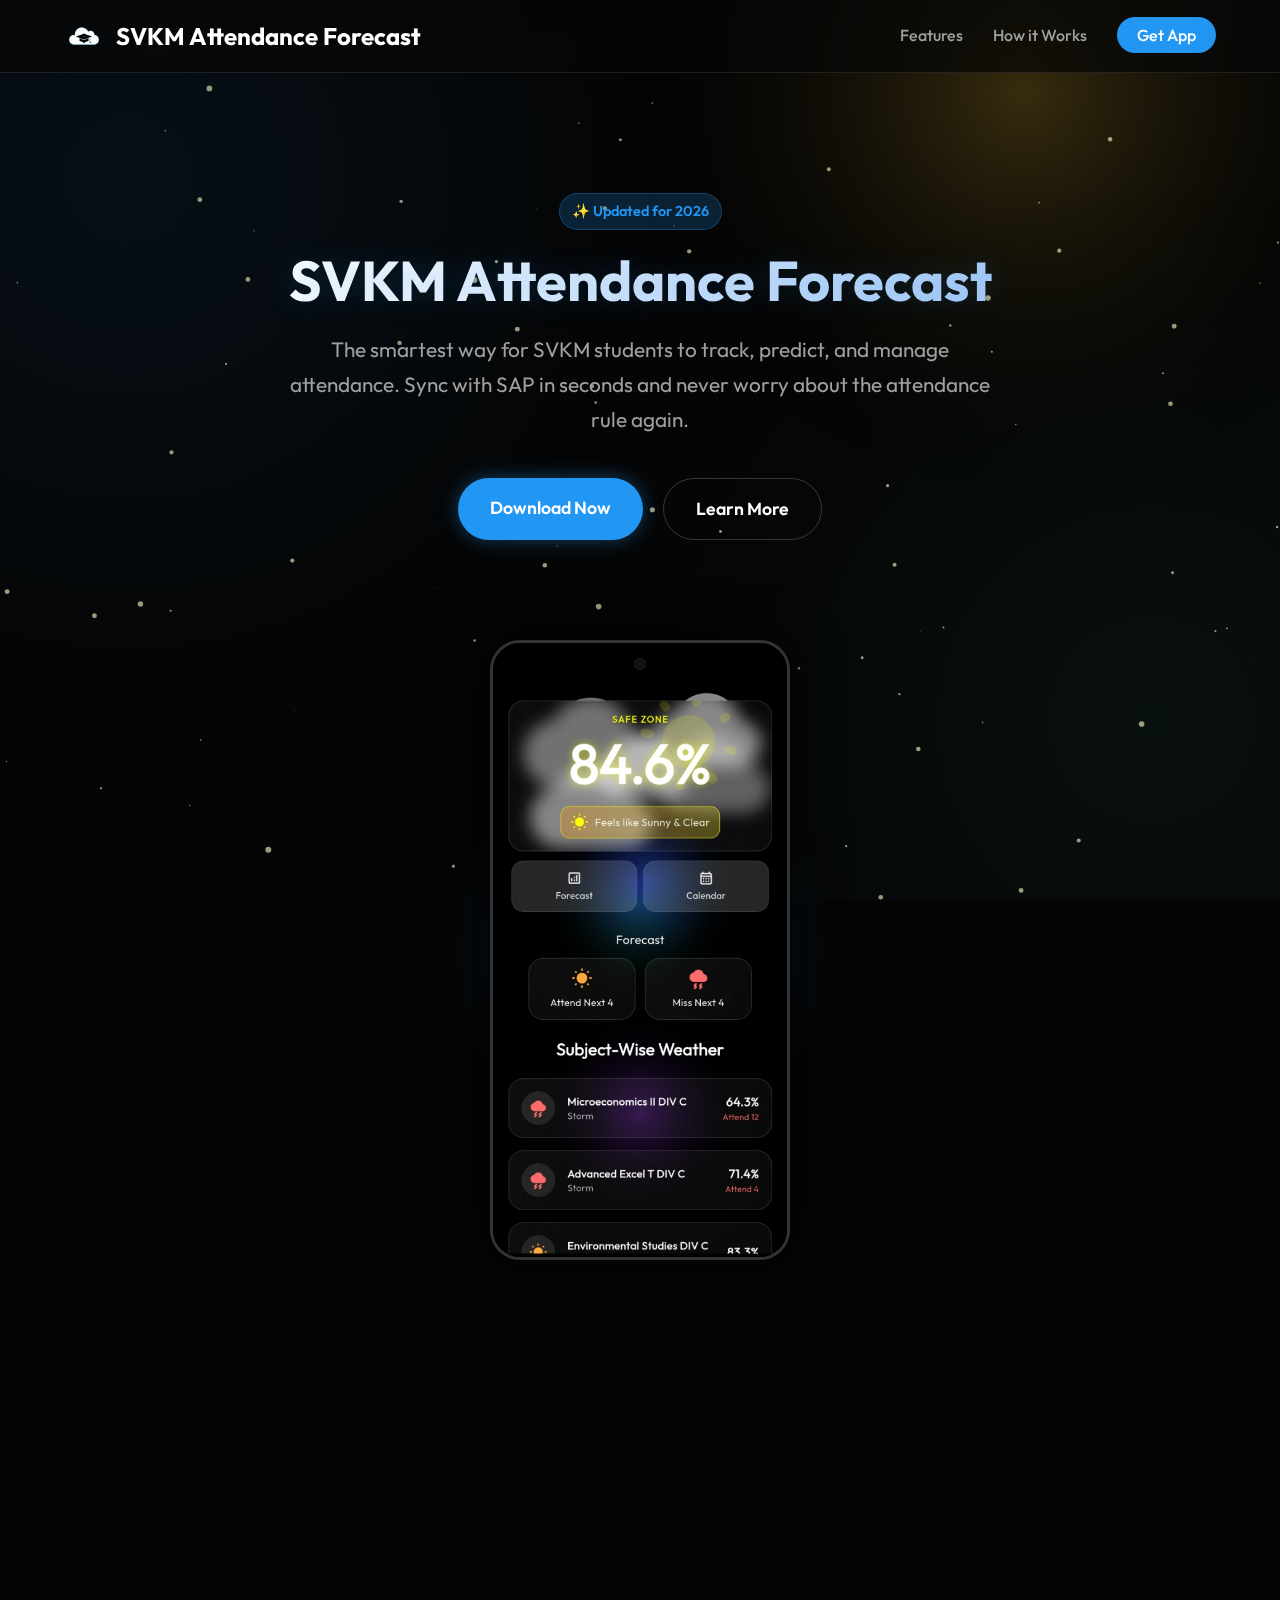
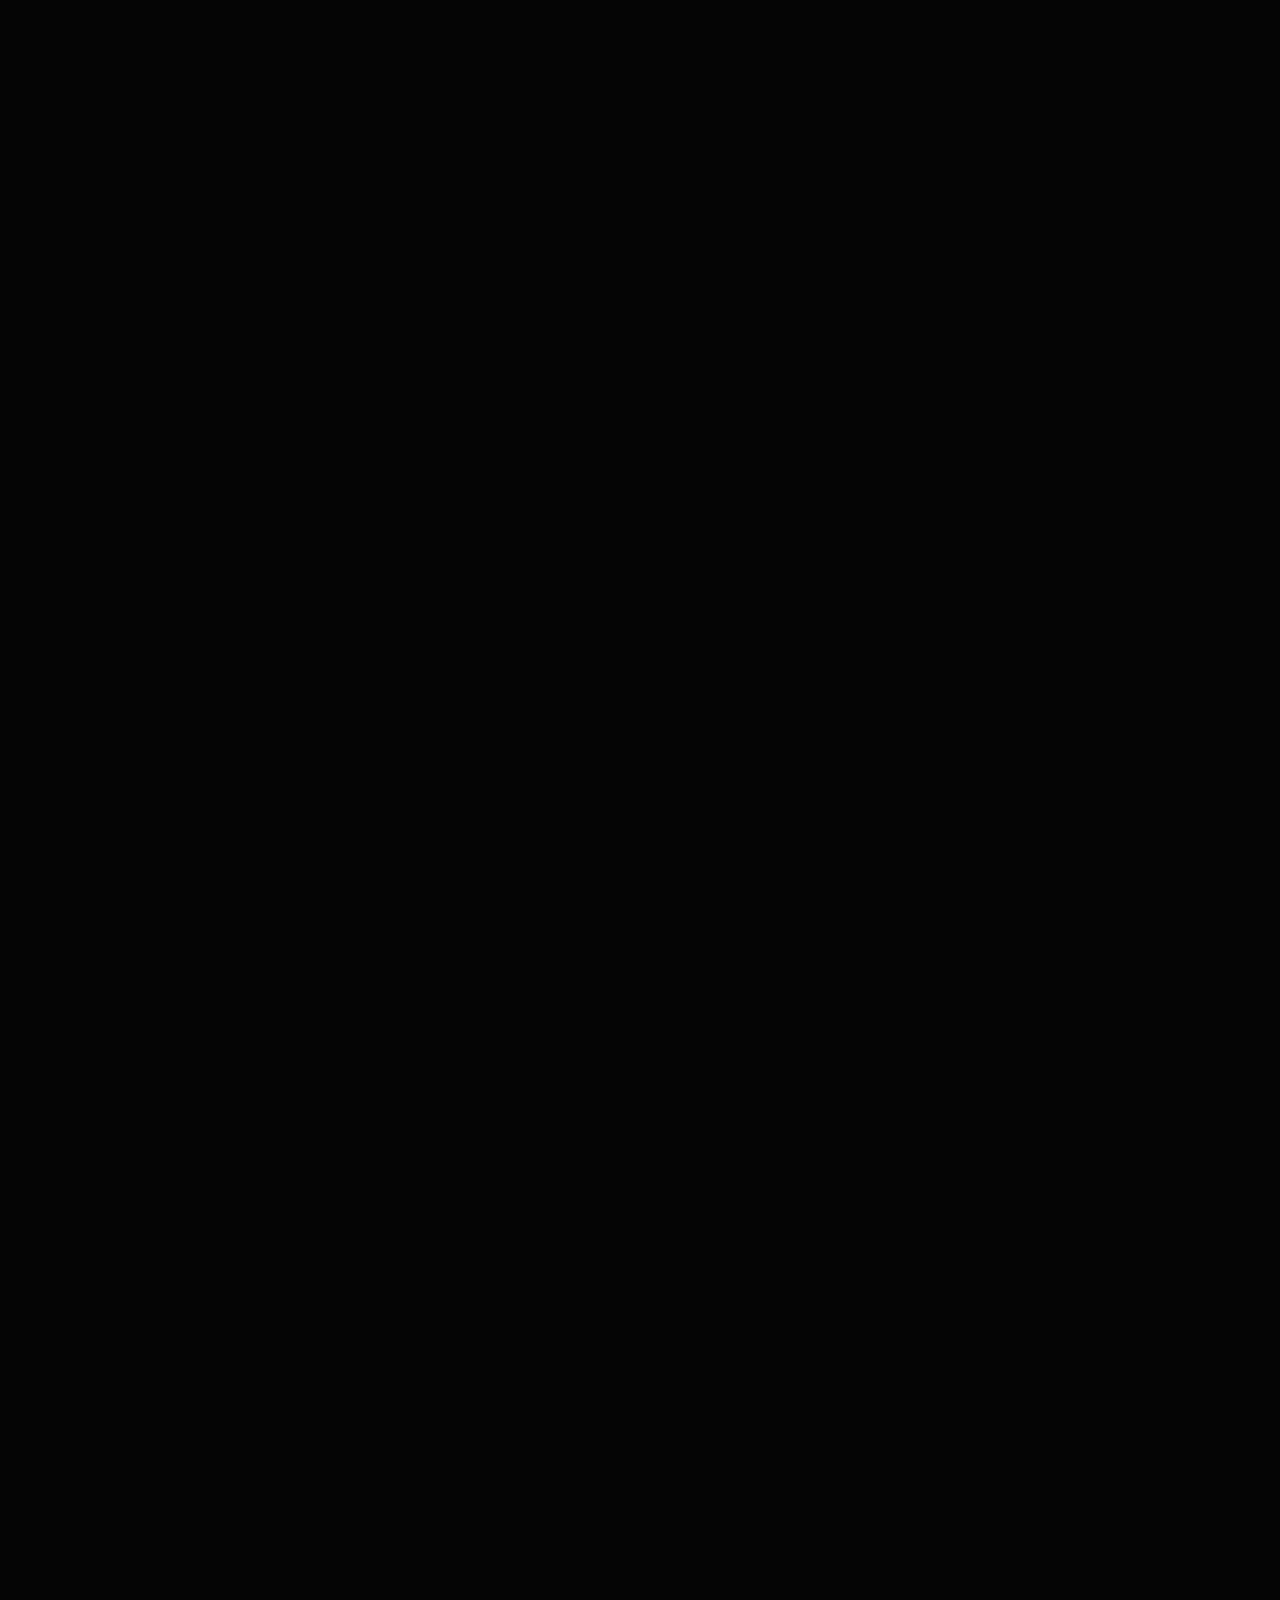
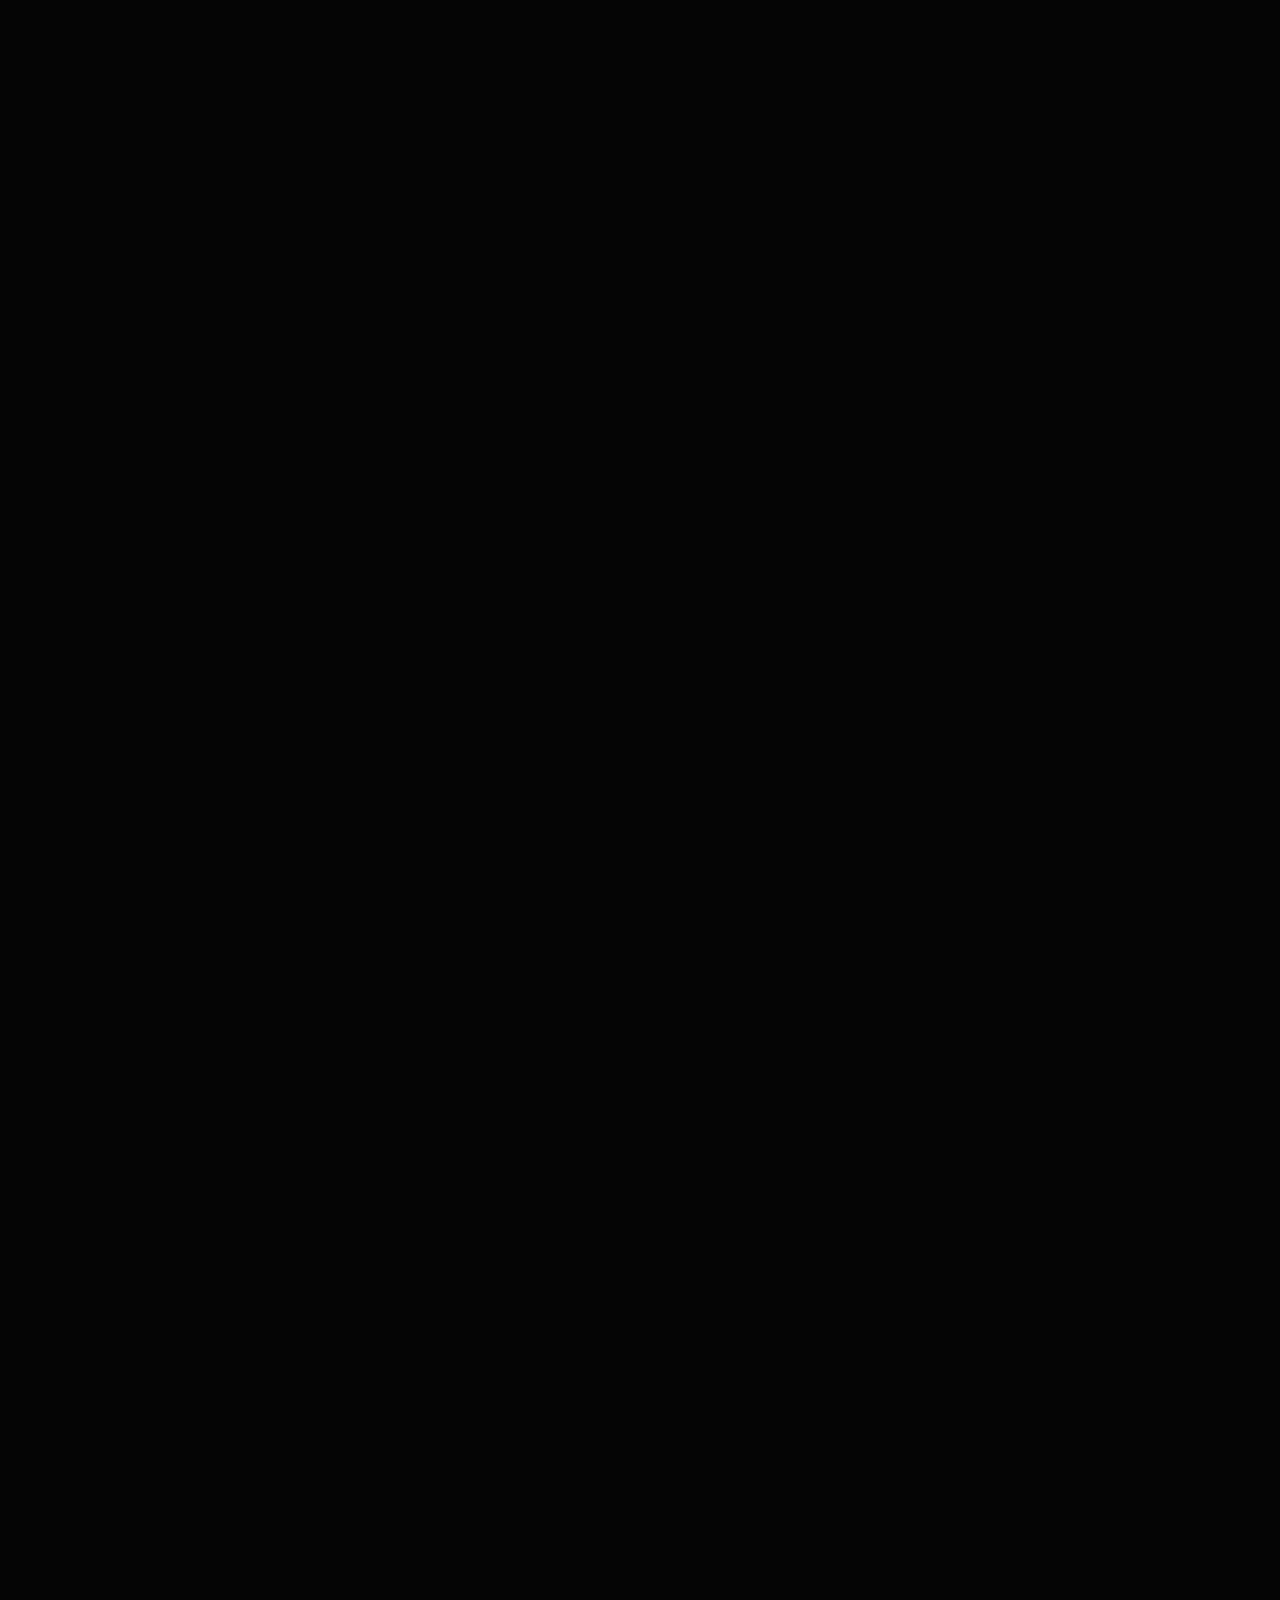
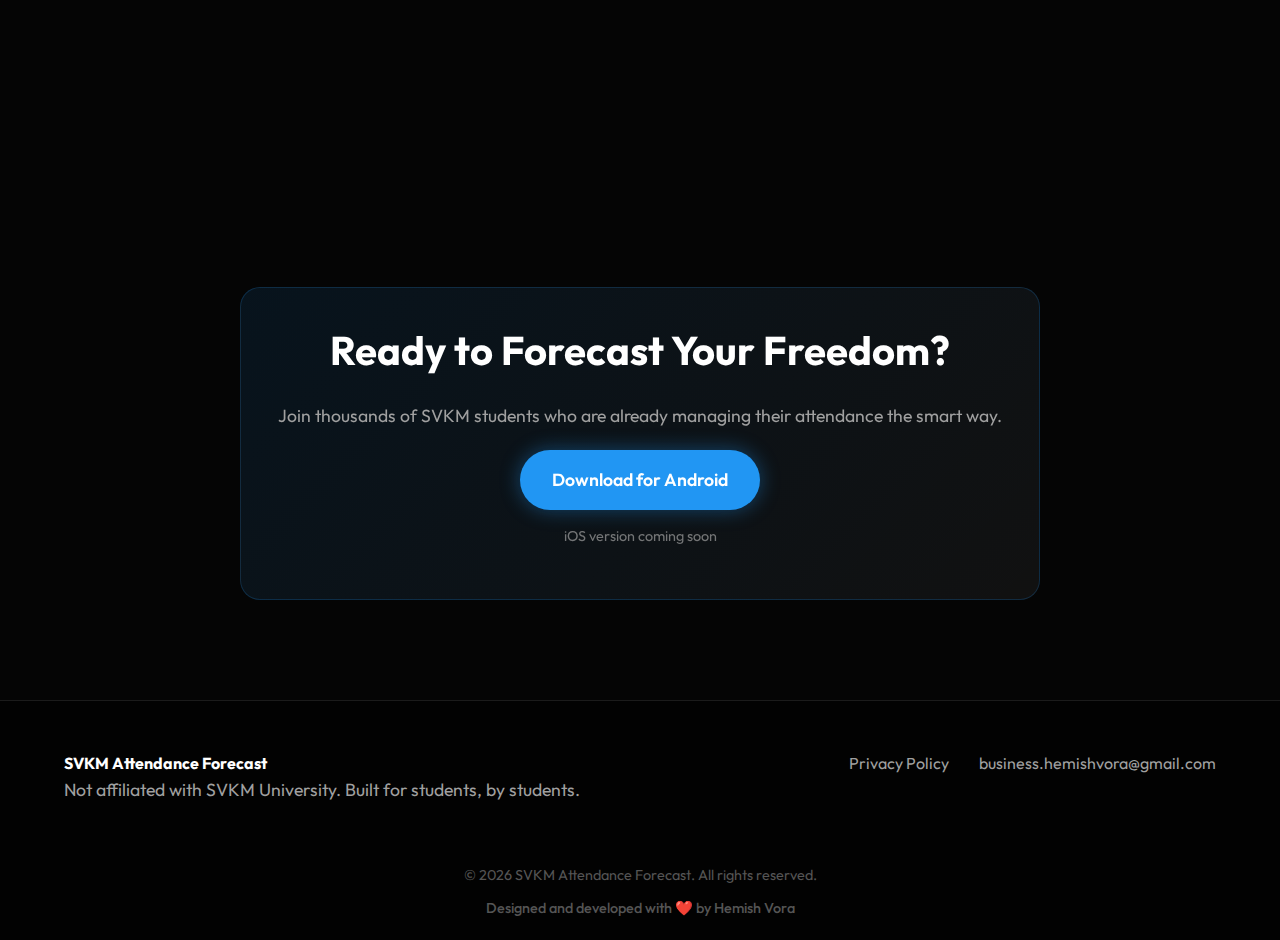
<file: index.html>
<!DOCTYPE html>
<html lang="en">

<head>
    <meta charset="UTF-8">
    <meta name="viewport" content="width=device-width, initial-scale=1.0">
    <title>SVKM Attendance Forecast | Master Your Attendance</title>
    <meta name="description"
        content="The smartest way for SVKM students to track, predict, and manage attendance. Sync with SAP in seconds and forecast your freedom.">
    <link rel="stylesheet" href="style.css">
    <link rel="preconnect" href="https://fonts.googleapis.com">
    <link rel="preconnect" href="https://fonts.gstatic.com" crossorigin>
    <link href="https://fonts.googleapis.com/css2?family=Outfit:wght@300;400;500;600;700&display=swap" rel="stylesheet">
</head>

<body>
    <canvas id="weather-canvas"></canvas>
    <!-- Background Gradient Bubbles -->
    <div class="gradient-bg"></div>
    <!-- Navbar -->
    <nav class="glass-nav">
        <div class="logo">
            <img src="assets/img/logo.png" alt="SVKM Forecast Logo" class="logo-img"> SVKM Attendance Forecast
        </div>
        <ul class="nav-links">
            <li><a href="#features">Features</a></li>
            <li><a href="#how-it-works">How it Works</a></li>
            <li><a href="https://github.com/nmimsattendanceforecast/home/releases/tag/Release" target="_blank"
                    class="btn-primary-sm">Get App</a></li>
        </ul>
        <div class="mobile-toggle">
            <span></span>
            <span></span>
            <span></span>
        </div>
    </nav>

    <!-- Hero Section -->
    <header class="hero">
        <div class="hero-content">
            <div class="badge">✨ Updated for 2026</div>
            <h1 class="gradient-text">SVKM Attendance Forecast</h1>
            <p class="hero-sub">The smartest way for SVKM students to track, predict, and manage attendance. Sync with
                SAP in seconds and never worry about the attendance rule again.</p>
            <div class="cta-group">
                <a href="https://github.com/nmimsattendanceforecast/home/releases/tag/Release" target="_blank"
                    class="btn-primary neon-glow">Download
                    Now</a>
                <a href="#features" class="btn-secondary">Learn More</a>
            </div>
        </div>
        <div class="hero-visual reveal reveal-delay-2">
            <div class="phone-mockup glass-card">
                <div class="notch"></div>
                <div class="screen-content">
                    <img src="assets/img/dashboard.jpg" alt="App Dashboard" class="screen-image" loading="eager">
                </div>
            </div>
            <div class="glow-effect"></div>
        </div>
    </header>

    <!-- Features Section -->
    <section id="features" class="features">
        <div class="section-header reveal">
            <h2>Why Students Love It</h2>
            <p>More than just a tracker. It's your academically strategic advantage.</p>
        </div>

        <!-- Feature 1: Toggle -->
        <div class="visual-breakdown reverse reveal">
            <div class="image-side">
                <div class="phone-mockup glass-card small-mock">
                    <div class="notch"></div>
                    <div class="screen-content">
                        <img src="assets/img/upload_toggle.jpg" alt="Attendance Toggle" class="screen-image"
                            loading="eager">
                    </div>
                </div>
            </div>
            <div class="content-side">
                <h2>Flexible 75/80% Toggle</h2>
                <p>Course requirements change? No problem. Instantly switch your target attendance between 75% and 80%
                    to see how many classes you can really afford to miss.</p>
                <ul class="check-list">
                    <li>✅ One-tap switch</li>
                    <li>✅ Real-time recalculations</li>
                    <li>✅ Custom "Safe Zone" targets</li>
                </ul>
            </div>
        </div>

        <!-- Feature 2: Attendance Calendar -->
        <div class="visual-breakdown reveal calendar-section">
            <div class="content-side">
                <h2>Smart Attendance Calendar</h2>
                <p>Track your daily attendance status with a quick glance. View detailed history for every subject mixed
                    with weather insights.</p>
                <ul class="check-list">
                    <li>✅ Daily status overview</li>
                    <li>✅ Subject-wise history</li>
                    <li>✅ Integrated weather forecast</li>
                </ul>
            </div>
            <div class="image-side">
                <div class="phone-mockup glass-card small-mock">
                    <div class="notch"></div>
                    <div class="screen-content">
                        <img src="assets/img/attendance_calendar.jpg" alt="Attendance Calendar" class="screen-image"
                            loading="eager">
                    </div>
                </div>
            </div>
        </div>

        <!-- Feature 3: Analytics -->
        <div class="visual-breakdown reveal">
            <div class="content-side">
                <h2>Deep Analytics & Heatmaps</h2>
                <p>Visualize your attendance trends with our Spider Graph and Calendar Heatmap. Identify patterns and
                    plan your semester better.</p>
                <ul class="check-list">
                    <li>✅ Subject-wise comparison</li>
                    <li>✅ Monthly heatmaps</li>
                    <li>✅ Streak tracking</li>
                </ul>
            </div>
            <div class="image-side">
                <div class="phone-mockup glass-card small-mock">
                    <div class="notch"></div>
                    <div class="screen-content">
                        <img src="assets/img/analytics.jpg" alt="Analytics" class="screen-image" loading="eager">
                    </div>
                </div>
            </div>
        </div>

        <!-- Feature 3: Subject Detail -->
        <div class="visual-breakdown reverse reveal">
            <div class="image-side">
                <div class="phone-mockup glass-card small-mock">
                    <div class="notch"></div>
                    <div class="screen-content">
                        <img src="assets/img/subject_detail.jpg" alt="Subject Detail" class="screen-image"
                            loading="eager">
                    </div>
                </div>
            </div>
            <div class="content-side">
                <h2>Subject-Wise Forecast</h2>
                <p>Drill down into every subject. See exactly how many classes you can afford to miss for
                    <i>Microeconomics</i> before hitting the danger zone.
                </p>
                <ul class="check-list">
                    <li>✅ Detailed per-subject stats</li>
                    <li>✅ 'Bunk' or 'Attend' recommendations</li>
                    <li>✅ Color-coded status alerts</li>
                </ul>
            </div>
        </div>

    </section>



    <!-- How It Works -->
    <section id="how-it-works" class="how-it-works reveal">
        <div class="section-header">
            <h2>How It Works</h2>
        </div>
        <div class="steps-container">
            <div class="step reveal reveal-delay-1">
                <div class="step-circle">1</div>
                <h3>Login</h3>
                <p>Use your SAP credentials securely.</p>
            </div>
            <div class="step-line reveal reveal-delay-1"></div>
            <div class="step reveal reveal-delay-2">
                <div class="step-circle">2</div>
                <h3>Sync</h3>
                <p>We fetch your latest report automatically.</p>
            </div>
            <div class="step-line reveal reveal-delay-2"></div>
            <div class="step reveal reveal-delay-3">
                <div class="step-circle">3</div>
                <h3>Toggle</h3>
                <p>Set 75% or 80% rule and check your forecast.</p>
            </div>
        </div>
    </section>

    <!-- CTA Section -->
    <section id="download" class="cta-section">
        <div class="cta-card glass-card">
            <h2>Ready to Forecast Your Freedom?</h2>
            <p>Join thousands of SVKM students who are already managing their attendance the smart way.</p>
            <a href="https://github.com/nmimsattendanceforecast/home/releases/tag/Release" target="_blank"
                class="btn-primary neon-glow large">Download for
                Android</a>
            <p class="small-note">iOS version coming soon</p>
        </div>
    </section>

    <!-- Footer -->
    <footer>
        <div class="footer-content">
            <div class="footer-brand">
                <h4>SVKM Attendance Forecast</h4>
                <p>Not affiliated with SVKM University. Built for students, by students.</p>
            </div>

            <div class="footer-links">
                <a href="privacy.html">Privacy Policy</a>
                <a href="mailto:business.hemishvora@gmail.com">business.hemishvora@gmail.com</a>
            </div>
        </div>
        <div class="copyright">
            © 2026 SVKM Attendance Forecast. All rights reserved.
        </div>
        <div class="developer-credit">
            Designed and developed with ❤️ by Hemish Vora
        </div>
    </footer>

    <script src="weather.js"></script>
    <script src="script.js"></script>
</body>

</html>
</file>
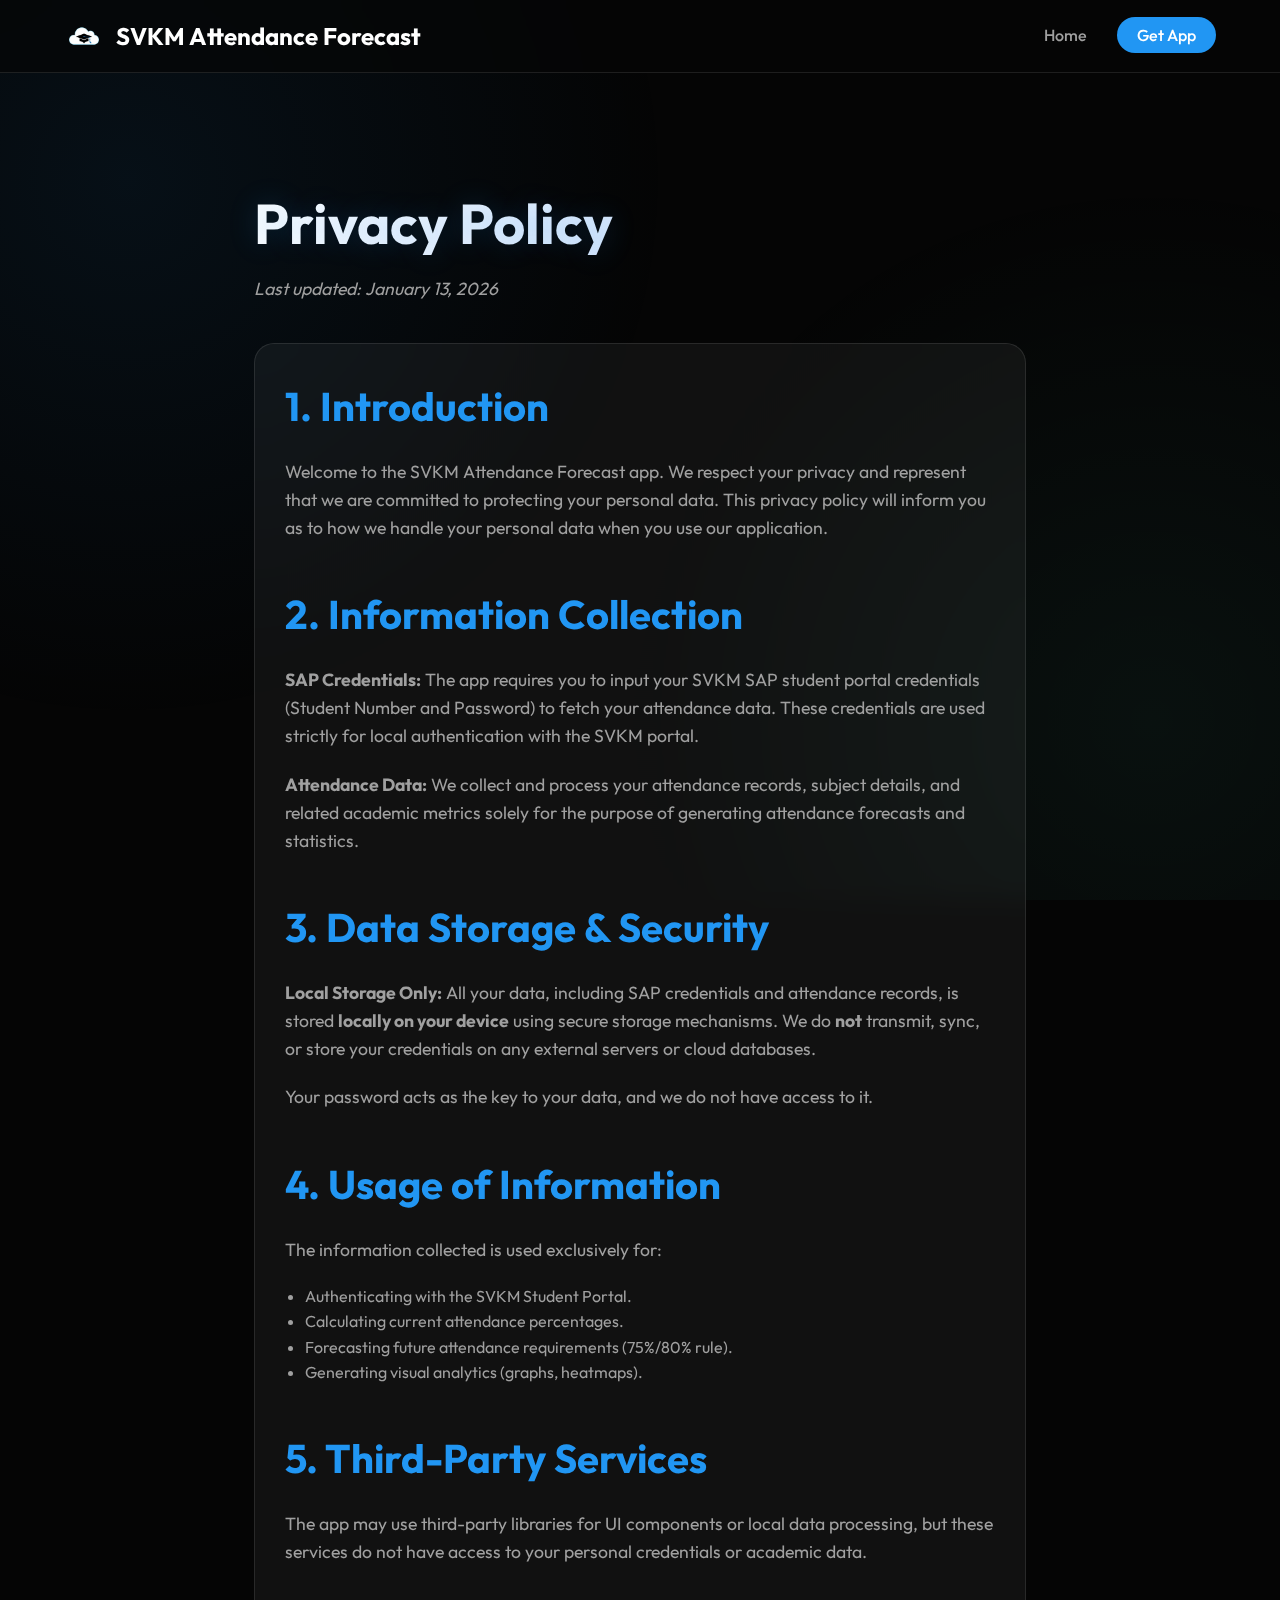
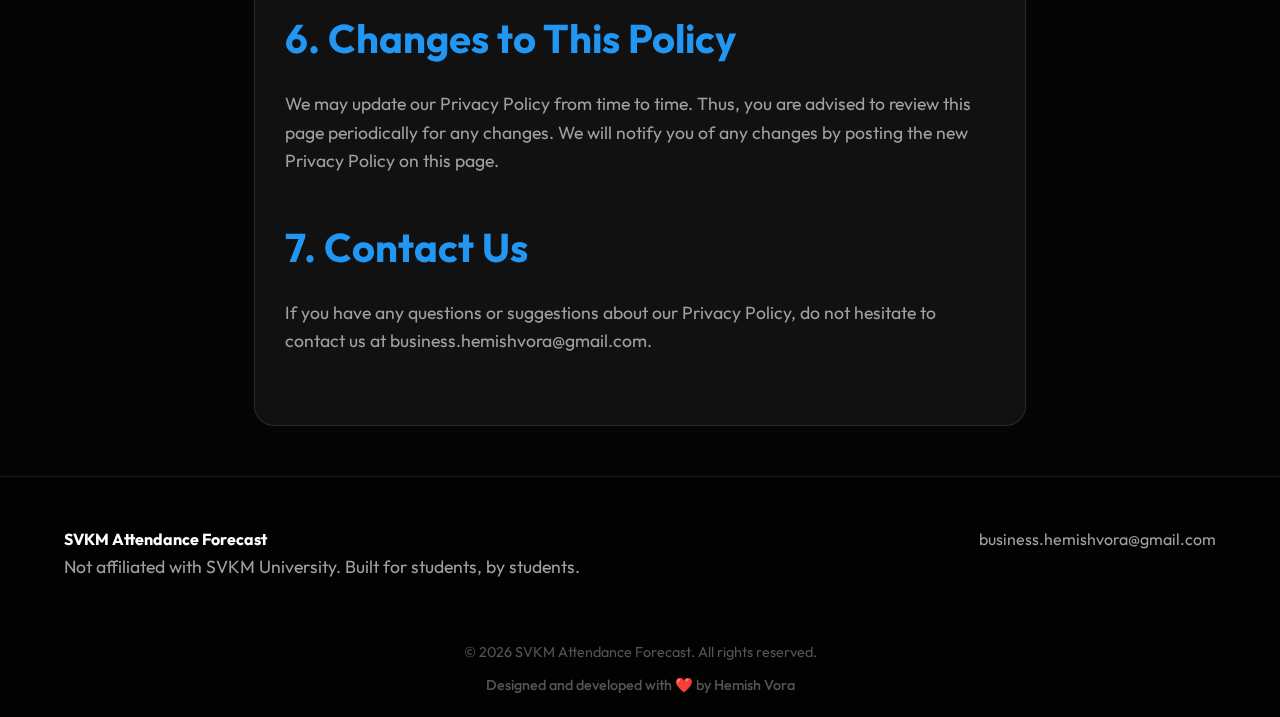
<file: privacy.html>
<!DOCTYPE html>
<html lang="en">

<head>
    <meta charset="UTF-8">
    <meta name="viewport" content="width=device-width, initial-scale=1.0">
    <title>Privacy Policy | SVKM Attendance Forecast</title>
    <link rel="stylesheet" href="style.css">
    <link rel="preconnect" href="https://fonts.googleapis.com">
    <link rel="preconnect" href="https://fonts.gstatic.com" crossorigin>
    <link href="https://fonts.googleapis.com/css2?family=Outfit:wght@300;400;500;600;700&display=swap" rel="stylesheet">
    <style>
        .privacy-content {
            padding: 120px 5% 50px;
            max-width: 900px;
            margin: 0 auto;
        }

        .privacy-section {
            margin-bottom: 40px;
        }

        .privacy-section h2 {
            color: var(--accent-blue);
            margin-bottom: 20px;
        }

        .last-updated {
            color: var(--text-secondary);
            margin-bottom: 40px;
            font-style: italic;
        }
    </style>
</head>

<body>
    <!-- Background Gradient Bubbles -->
    <div class="gradient-bg"></div>

    <!-- Navbar -->
    <nav class="glass-nav">
        <div class="logo">
            <a href="index.html"
                style="text-decoration: none; color: white; display: flex; align-items: center; gap: 12px;">
                <img src="assets/img/logo.png" alt="SVKM Forecast Logo" class="logo-img"> SVKM Attendance Forecast
            </a>
        </div>
        <ul class="nav-links">
            <li><a href="index.html">Home</a></li>
            <li><a href="https://github.com/nmimsattendanceforecast/home/releases/tag/Release" target="_blank"
                    class="btn-primary-sm">Get App</a></li>
        </ul>
    </nav>

    <div class="privacy-content">
        <h1 class="gradient-text">Privacy Policy</h1>
        <p class="last-updated">Last updated: January 13, 2026</p>

        <div class="glass-card">
            <div class="privacy-section">
                <h2>1. Introduction</h2>
                <p>Welcome to the SVKM Attendance Forecast app. We respect your privacy and represent that we are
                    committed to protecting your personal data. This privacy policy will inform you as to how we handle
                    your personal data when you use our application.</p>
            </div>

            <div class="privacy-section">
                <h2>2. Information Collection</h2>
                <p><strong>SAP Credentials:</strong> The app requires you to input your SVKM SAP student portal
                    credentials (Student Number and Password) to fetch your attendance data. These credentials are used
                    strictly for local authentication with the SVKM portal.</p>
                <p><strong>Attendance Data:</strong> We collect and process your attendance records, subject details,
                    and related academic metrics solely for the purpose of generating attendance forecasts and
                    statistics.</p>
            </div>

            <div class="privacy-section">
                <h2>3. Data Storage & Security</h2>
                <p><strong>Local Storage Only:</strong> All your data, including SAP credentials and attendance records,
                    is stored <strong>locally on your device</strong> using secure storage mechanisms. We do
                    <strong>not</strong> transmit, sync, or store your credentials on any external servers or cloud
                    databases.
                </p>
                <p>Your password acts as the key to your data, and we do not have access to it.</p>
            </div>

            <div class="privacy-section">
                <h2>4. Usage of Information</h2>
                <p>The information collected is used exclusively for:</p>
                <ul style="color: var(--text-secondary); margin-left: 20px; margin-bottom: 20px;">
                    <li>Authenticating with the SVKM Student Portal.</li>
                    <li>Calculating current attendance percentages.</li>
                    <li>Forecasting future attendance requirements (75%/80% rule).</li>
                    <li>Generating visual analytics (graphs, heatmaps).</li>
                </ul>
            </div>

            <div class="privacy-section">
                <h2>5. Third-Party Services</h2>
                <p>The app may use third-party libraries for UI components or local data processing, but these services
                    do not have access to your personal credentials or academic data.</p>
            </div>

            <div class="privacy-section">
                <h2>6. Changes to This Policy</h2>
                <p>We may update our Privacy Policy from time to time. Thus, you are advised to review this page
                    periodically for any changes. We will notify you of any changes by posting the new Privacy Policy on
                    this page.</p>
            </div>

            <div class="privacy-section">
                <h2>7. Contact Us</h2>
                <p>If you have any questions or suggestions about our Privacy Policy, do not hesitate to contact us at
                    business.hemishvora@gmail.com.</p>
            </div>
        </div>
    </div>

    <!-- Footer -->
    <footer>
        <div class="footer-content">
            <div class="footer-brand">
                <h4>SVKM Attendance Forecast</h4>
                <p>Not affiliated with SVKM University. Built for students, by students.</p>
            </div>

            <div class="footer-links">
                <a href="mailto:business.hemishvora@gmail.com">business.hemishvora@gmail.com</a>
            </div>
        </div>
        <div class="copyright">
            © 2026 SVKM Attendance Forecast. All rights reserved.
        </div>
        <div class="developer-credit">
            Designed and developed with ❤️ by Hemish Vora
        </div>
    </footer>

</body>

</html>
</file>
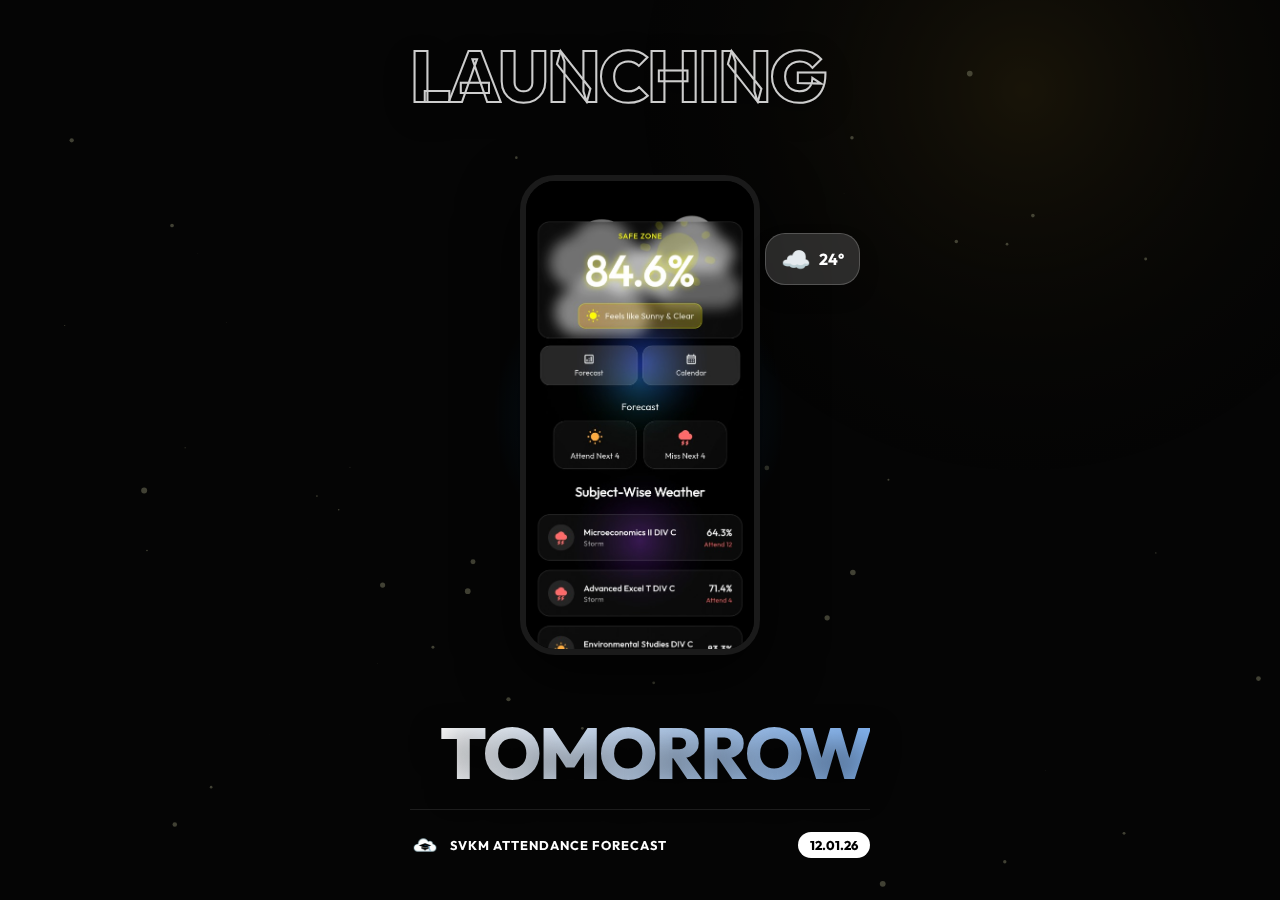
<file: story.html>
<!DOCTYPE html>
<html lang="en">

<head>
    <meta charset="UTF-8">
    <meta name="viewport" content="width=device-width, initial-scale=1.0">
    <title>SVKM Forecast - Story V3</title>
    <link rel="stylesheet" href="story.css">
    <link rel="preconnect" href="https://fonts.googleapis.com">
    <link rel="preconnect" href="https://fonts.gstatic.com" crossorigin>
    <link href="https://fonts.googleapis.com/css2?family=Outfit:wght@800&display=swap" rel="stylesheet">
</head>

<body>
    <canvas id="weather-canvas"></canvas>
    <div class="noise-overlay"></div>

    <main class="frame-layout">
        <!-- Top Text -->
        <h1 class="giant-text top slide-down">LAUNCHING</h1>

        <!-- Center Visual -->
        <div class="visual-center zoom-in">
            <div class="glow-aura"></div>
            <div class="phone-mockup">
                <div class="notch"></div>
                <img src="assets/img/dashboard.jpg" alt="App UI">
            </div>
            <!-- Floating Weather (Subtle) -->
            <div class="weather-badge">
                <span class="icon">☁️</span>
                <span class="temp">24°</span>
            </div>
        </div>

        <!-- Bottom Text -->
        <h1 class="giant-text bottom slide-up">TOMORROW</h1>

        <!-- Footer Info -->
        <footer class="fade-in">
            <div class="app-tag">
                <img src="assets/img/logo.png" alt="Logo" class="mini-logo">
                <span>SVKM ATTENDANCE FORECAST</span>
            </div>
            <div class="date-pill">12.01.26</div>
        </footer>
    </main>

    <script src="weather.js"></script>
</body>

</html>
</file>
<file: style.css>
:root {
    --bg-color: #050505;
    --text-primary: #ffffff;
    --text-secondary: #a0a0a0;
    --accent-blue: #2196F3;
    --accent-green: #4CAF50;
    --accent-red: #F44336;
    --glass-bg: rgba(255, 255, 255, 0.05);
    --glass-border: rgba(255, 255, 255, 0.1);
    --font-main: 'Outfit', sans-serif;
    --card-radius: 20px;
    --transition-speed: 0.3s;
}

* {
    margin: 0;
    padding: 0;
    box-sizing: border-box;
}

body {
    background-color: var(--bg-color);
    color: var(--text-primary);
    font-family: var(--font-main);
    line-height: 1.6;
    overflow-x: hidden;
    /* Prevent horizontal scroll from animations */
}

/* Typography */
h1,
h2,
h3 {
    font-weight: 700;
}

h1 {
    font-size: 3.5rem;
    line-height: 1.1;
    margin-bottom: 20px;
}

h2 {
    font-size: 2.5rem;
    margin-bottom: 15px;
}

p {
    color: var(--text-secondary);
    font-size: 1.1rem;
    margin-bottom: 20px;
}

.gradient-text {
    background: linear-gradient(135deg, #fff 0%, #a5c9f5 100%);
    -webkit-background-clip: text;
    background-clip: text;
    /* Standard property */
    -webkit-text-fill-color: transparent;
    text-shadow: 0 0 30px rgba(33, 150, 243, 0.2);
}

/* Glassmorphism Utilities */
.glass-nav {
    position: sticky;
    top: 0;
    display: flex;
    justify-content: space-between;
    align-items: center;
    padding: 1rem 5%;
    background: rgba(5, 5, 5, 0.7);
    backdrop-filter: blur(15px);
    -webkit-backdrop-filter: blur(15px);
    border-bottom: 1px solid var(--glass-border);
    z-index: 1000;
}

.glass-card {
    background: var(--glass-bg);
    backdrop-filter: blur(12px);
    -webkit-backdrop-filter: blur(12px);
    border: 1px solid var(--glass-border);
    border-radius: var(--card-radius);
    padding: 30px;
    transition: transform var(--transition-speed), box-shadow var(--transition-speed);
}

.glass-card:hover {
    transform: translateY(-5px);
    background: rgba(255, 255, 255, 0.08);
    box-shadow: 0 10px 30px rgba(0, 0, 0, 0.5);
    border-color: rgba(255, 255, 255, 0.2);
}

/* Navigation */
.logo {
    display: flex;
    align-items: center;
    gap: 12px;
    font-weight: 700;
    font-size: 1.5rem;
    color: #fff;
}

.logo-img {
    height: 40px;
    width: auto;
    object-fit: contain;
}

.nav-links {
    list-style: none;
    display: flex;
    gap: 30px;
    align-items: center;
}

.nav-links a {
    text-decoration: none;
    color: var(--text-secondary);
    font-weight: 500;
    transition: color 0.3s;
}

.nav-links a:hover {
    color: #fff;
}

.btn-primary-sm {
    background: var(--accent-blue);
    color: #fff !important;
    padding: 8px 20px;
    border-radius: 30px;
    font-weight: 600;
}

.mobile-toggle {
    display: none;
    flex-direction: column;
    gap: 6px;
    cursor: pointer;
}

.mobile-toggle span {
    width: 25px;
    height: 3px;
    background-color: #fff;
    border-radius: 2px;
}

/* Hero Section */
.hero {
    display: flex;
    flex-direction: column;
    align-items: center;
    justify-content: center;
    text-align: center;
    padding: 120px 5% 50px;
    min-height: auto;
    /* Allow content to dictate height */
    position: relative;
    overflow: visible;
    /* changed from hidden to allow glow */
}

.hero-content {
    flex: 0;
    width: 100%;
    max-width: 900px;
    z-index: 2;
    margin-bottom: 60px;
    display: flex;
    flex-direction: column;
    align-items: center;
}

.badge {
    display: inline-block;
    padding: 6px 12px;
    background: rgba(33, 150, 243, 0.2);
    color: var(--accent-blue);
    border-radius: 20px;
    font-size: 0.9rem;
    font-weight: 600;
    margin-bottom: 20px;
    border: 1px solid rgba(33, 150, 243, 0.3);
}

.hero-sub {
    font-size: 1.3rem;
    line-height: 1.7;
    margin-bottom: 40px;
    max-width: 700px;
    margin-left: auto;
    margin-right: auto;
}

.cta-group {
    display: flex;
    gap: 20px;
    margin-bottom: 40px;
    justify-content: center;
}

.btn-primary {
    display: inline-block;
    background: var(--accent-blue);
    color: white;
    padding: 16px 32px;
    border-radius: 50px;
    text-decoration: none;
    font-weight: 600;
    font-size: 1.1rem;
    transition: transform 0.3s;
    border: none;
    cursor: pointer;
}

.btn-secondary {
    display: inline-block;
    background: transparent;
    color: white;
    padding: 16px 32px;
    border-radius: 50px;
    text-decoration: none;
    font-weight: 600;
    font-size: 1.1rem;
    border: 1px solid rgba(255, 255, 255, 0.2);
    transition: background 0.3s;
}

.btn-secondary:hover {
    background: rgba(255, 255, 255, 0.05);
}

.neon-glow {
    box-shadow: 0 0 20px rgba(33, 150, 243, 0.4);
}

.neon-glow:hover {
    box-shadow: 0 0 40px rgba(33, 150, 243, 0.6);
    transform: scale(1.05);
}

.stats-preview {
    display: none;
    /* User requested removal in previous step, ensuring it's gone from CSS flow if present or relevant */
}

/* Hero Visual (Mockup) - S25 Ultra Style */
.hero-visual {
    flex: 0;
    display: flex;
    justify-content: center;
    position: relative;
    width: 100%;
}

#weather-canvas {
    position: fixed;
    top: 0;
    left: 0;
    width: 100%;
    height: 100%;
    z-index: -2;
    /* Behind everything including gradient-bg if needed, or -1 usually */
    pointer-events: none;
}

.gradient-bg {
    position: fixed;
    top: 0;
    left: 0;
    width: 100%;
    height: 100%;
    z-index: -1;
    overflow: hidden;
    background: radial-gradient(circle at 10% 20%, rgba(33, 150, 243, 0.08), transparent 40%),
        radial-gradient(circle at 90% 80%, rgba(100, 255, 218, 0.05), transparent 40%);
}

.glow-effect {
    position: absolute;
    width: 400px;
    height: 400px;
    background: radial-gradient(circle, rgba(33, 150, 243, 0.2) 0%, rgba(0, 0, 0, 0) 70%);
    z-index: 0;
    top: 50%;
    left: 50%;
    transform: translate(-50%, -50%);
    pointer-events: none;
}

.phone-mockup {
    width: 300px;
    height: 620px;
    border-radius: 30px;
    /* Rounded corners as requested */
    position: relative;
    z-index: 2;
    background: #000;
    border: 3px solid #333;
    /* Thinner bezel */
    overflow: hidden;
    padding: 0;
    box-shadow: 0 0 50px rgba(0, 0, 0, 0.8);
}

.notch {
    width: 12px;
    height: 12px;
    background: #111;
    position: absolute;
    top: 15px;
    left: 50%;
    transform: translateX(-50%);
    border-radius: 50%;
    /* Punch-hole camera */
    z-index: 10;
    border: 1px solid #222;
}

.screen-content {
    height: 100%;
    width: 100%;
    background: #000;
    position: relative;
    display: flex;
    flex-direction: column;
}

.screen-image {
    width: 100%;
    height: 100%;
    object-fit: cover;
}

/* Social Proof */
.social-proof {
    text-align: center;
    padding: 50px 5%;
    border-bottom: 1px solid rgba(255, 255, 255, 0.05);
}

.logos {
    display: flex;
    justify-content: center;
    gap: 40px;
    flex-wrap: wrap;
    margin-top: 20px;
    opacity: 0.6;
}

.uni-logo {
    font-weight: 700;
    font-size: 1.2rem;
    color: #fff;
}

/* Features */
.features {
    padding: 100px 5%;
}

.section-header {
    text-align: center;
    max-width: 700px;
    margin: 0 auto 60px;
}

.feature-grid {
    display: grid;
    grid-template-columns: repeat(auto-fit, minmax(300px, 1fr));
    gap: 30px;
}

.icon-box {
    font-size: 2.5rem;
    margin-bottom: 20px;
    background: rgba(255, 255, 255, 0.05);
    width: 70px;
    height: 70px;
    display: flex;
    align-items: center;
    justify-content: center;
    border-radius: 50%;
}

.feature-card h3 {
    font-size: 1.5rem;
    margin-bottom: 10px;
}

/* How It Works */
.how-it-works {
    padding: 100px 5%;
    background: linear-gradient(180deg, transparent 0%, rgba(33, 150, 243, 0.05) 100%);
}

.steps-container {
    display: flex;
    align-items: flex-start;
    justify-content: space-between;
    max-width: 1000px;
    margin: 0 auto;
    position: relative;
}

.step {
    text-align: center;
    flex: 1;
    z-index: 2;
    padding: 0 10px;
}

.step-circle {
    width: 60px;
    height: 60px;
    background: var(--accent-blue);
    border-radius: 50%;
    display: flex;
    align-items: center;
    justify-content: center;
    font-size: 1.5rem;
    font-weight: 700;
    margin: 0 auto 20px;
    box-shadow: 0 0 20px rgba(33, 150, 243, 0.4);
}

.step-line {
    height: 2px;
    background: rgba(255, 255, 255, 0.1);
    flex: 1;
    margin-top: 30px;
}

/* Visual Breakdown */
:root {
    --vb-gap: 200px;
    --vb-width: 100%;
    --vb-max-width: 1261px;
    --vb-padding: 0px;
    --img-x: 100px;
    --img-y: 0px;
    --img-scale: 1;
}

.visual-breakdown {
    padding: 80px var(--vb-padding);
    display: flex;
    align-items: center;
    justify-content: space-between;
    /* Distribute space evenly */
    gap: var(--vb-gap);
    width: var(--vb-width);
    max-width: var(--vb-max-width);
    margin: 0 auto;
    /* Ensure block centering */
}

.content-side {
    flex: 1;
}

.check-list {
    list-style: none;
    margin-top: 30px;
}

.check-list li {
    margin-bottom: 15px;
    font-size: 1.1rem;
    display: flex;
    align-items: center;
    gap: 10px;
    color: #ddd;
}

.image-side {
    flex: 1;
    display: flex;
    justify-content: center;
    /* Center the image within its half */
}

.ui-card-mock {
    padding: 20px;
}

.ui-card-mock .row {
    display: flex;
    justify-content: space-between;
    font-weight: 600;
    font-size: 1.2rem;
    margin-bottom: 5px;
}

.sub-text {
    font-size: 0.9rem;
    color: var(--text-secondary);
}

.danger {
    color: var(--accent-red);
}

.warning {
    color: orange;
}

/* Visual Breakdown Utilities */
.visual-breakdown.reverse {
    flex-direction: row-reverse;
}

.small-mock {
    width: 260px;
    height: 540px;
    border-radius: 26px;
    /* Rounded corners to match */
    position: relative;
    left: var(--img-x);
    top: var(--img-y);
    transform: scale(var(--img-scale));
    /* Note: This might conflict with other transforms if applied directly, but small-mock usually doesn't have other transforms except hover on glass-card */
}

.small-mock .screen-content {
    padding-top: 40px;
    /* Safe area for notch */
    background-color: #000;
}

.calendar-section .screen-image {
    position: relative;
    top: 4px;
}

/* CTA Section */
.cta-section {
    padding: 100px 5%;
    text-align: center;
}

.cta-card {
    max-width: 800px;
    margin: 0 auto;
    background: linear-gradient(135deg, rgba(33, 150, 243, 0.1) 0%, rgba(255, 255, 255, 0.05) 100%);
    border: 1px solid rgba(33, 150, 243, 0.2);
}

.cta-card h2 {
    margin-bottom: 20px;
}

.cta-card button.large {
    padding: 20px 50px;
    font-size: 1.2rem;
    margin-top: 30px;
}

.small-note {
    margin-top: 15px;
    font-size: 0.9rem;
    opacity: 0.7;
}

/* Footer */
footer {
    border-top: 1px solid rgba(255, 255, 255, 0.1);
    padding: 50px 5% 20px;
    background: #020202;
}

.footer-content {
    display: flex;
    justify-content: space-between;
    flex-wrap: wrap;
    gap: 30px;
    margin-bottom: 40px;
}

.footer-links {
    display: flex;
    gap: 30px;
}

.footer-links a {
    color: var(--text-secondary);
    text-decoration: none;
    transition: color 0.3s;
}

.footer-links a:hover {
    color: #fff;
}

.copyright {
    text-align: center;
    color: #555;
    font-size: 0.9rem;
}

.developer-credit {
    text-align: center;
    color: #555;
    /* Matching copyright color or slightly different */
    font-size: 0.9rem;
    margin-top: 10px;
    font-weight: 500;
}

/* Pro Animations */
.reveal {
    opacity: 0;
    transform: translateY(40px) scale(0.95);
    transition: all 0.8s cubic-bezier(0.16, 1, 0.3, 1);
    filter: blur(10px);
}

.reveal.active {
    opacity: 1;
    transform: translateY(0) scale(1);
    filter: blur(0);
}

.reveal-delay-1 {
    transition-delay: 0.1s;
}

.reveal-delay-2 {
    transition-delay: 0.2s;
}

.reveal-delay-3 {
    transition-delay: 0.3s;
}

/* Responsive */
@media (max-width: 768px) {
    h1 {
        font-size: 2.5rem;
    }

    .glass-nav .nav-links {
        display: none;
    }

    .mobile-toggle {
        display: flex;
    }

    .hero {
        flex-direction: column;
        text-align: center;
        padding-top: 100px;
        align-items: center;
        /* Ensure alignment */
    }

    .hero-content {
        margin-bottom: 60px;
        align-items: center;
        /* Center children like buttons */
    }

    .hero-sub {
        margin-left: auto;
        margin-right: auto;
    }

    .cta-group {
        justify-content: center;
        flex-direction: column;
        /* Stack buttons on mobile helps centering */
        width: 100%;
        align-items: center;
    }

    .stats-preview {
        justify-content: center;
    }

    .steps-container {
        flex-direction: column;
        align-items: center;
        gap: 40px;
    }

    .step-line {
        display: none;
    }

    /* Force strictly centered visual breakdown */
    .visual-breakdown,
    .visual-breakdown.reverse {
        flex-direction: column;
        text-align: center;
        align-items: center;
        gap: 40px;
        width: 90% !important;
        /* Override layout tuner for safety on mobile */
    }

    .content-side {
        width: 100%;
        display: flex;
        flex-direction: column;
        align-items: center;
    }

    .image-side {
        width: 100%;
        display: flex;
        justify-content: center;
        order: -1;
        /* Force image to top on mobile */
        margin-bottom: 30px;
        /* Add spacing between image and text */
    }

    .check-list {
        display: inline-block;
        /* Helps centering list items relative to block */
        text-align: left;
        /* Keep list item text readable, or center if preferred? User said 'everything' */
        padding: 0;
    }

    .check-list li {
        justify-content: flex-start;
        /* Keep icon near text */
    }

    .small-mock {
        width: 100%;
        max-width: 280px;
        margin: 0 auto;
        left: auto !important;
        /* Reset layout tuner offsets for mobile */
        top: auto !important;
        transform: none !important;
        /* Reset layout tuner scale */
    }

    .calendar-section .screen-image {
        top: 4px;
        /* Explicitly ensure this applies on mobile */
    }
}
</file>
<file: story.css>
:root {
    --bg-color: #050505;
    --text-color: #ffffff;
    --accent: #2196F3;
    --font: 'Outfit', sans-serif;
}

* {
    margin: 0;
    padding: 0;
    box-sizing: border-box;
}

body {
    background: var(--bg-color);
    font-family: var(--font);
    height: 100vh;
    width: 100vw;
    overflow: hidden;
    color: var(--text-color);
    display: flex;
    justify-content: center;
    align-items: center;
}

#weather-canvas {
    position: fixed;
    top: 0;
    left: 0;
    width: 100%;
    height: 100%;
    z-index: -1;
    opacity: 0.4;
    /* Subtle background */
}

.noise-overlay {
    position: fixed;
    top: 0;
    left: 0;
    width: 100%;
    height: 100%;
    background: url('[data-uri]');
    /* Simple noise */
    opacity: 0.05;
    pointer-events: none;
    z-index: 0;
}

.frame-layout {
    position: relative;
    z-index: 1;
    width: 100%;
    max-width: 500px;
    /* Mobile width */
    height: 100%;
    padding: 40px 20px;
    display: flex;
    flex-direction: column;
    align-items: center;
    justify-content: space-between;
}

/* GIANT TYPOGRAPHY */
.giant-text {
    font-size: 4.5rem;
    /* Massive */
    font-weight: 800;
    line-height: 1;
    text-transform: uppercase;
    letter-spacing: -2px;
    position: relative;
    z-index: 2;
    text-shadow: 0 10px 30px rgba(0, 0, 0, 0.5);
}

.top {
    align-self: flex-start;
    color: transparent;
    -webkit-text-stroke: 2px #fff;
    opacity: 0.8;
}

.bottom {
    align-self: flex-end;
    background: linear-gradient(to right, #fff, #84b6f4);
    -webkit-background-clip: text;
    -webkit-text-fill-color: transparent;
}

/* VISUAL CENTER */
.visual-center {
    flex: 1;
    display: flex;
    justify-content: center;
    align-items: center;
    position: relative;
    width: 100%;
}

.glow-aura {
    position: absolute;
    width: 300px;
    height: 300px;
    background: radial-gradient(circle, rgba(33, 150, 243, 0.3) 0%, transparent 70%);
    z-index: 0;
    animation: pulse 4s infinite alternate;
}

.phone-mockup {
    width: 240px;
    height: 480px;
    background: #000;
    border-radius: 35px;
    border: 6px solid #1a1a1a;
    box-shadow: 0 20px 60px rgba(0, 0, 0, 0.8);
    overflow: hidden;
    position: relative;
    z-index: 10;
}

.notch {
    width: 80px;
    height: 24px;
    background: #000;
    position: absolute;
    top: 0;
    left: 50%;
    transform: translateX(-50%);
    border-bottom-left-radius: 12px;
    border-bottom-right-radius: 12px;
    z-index: 12;
}

.phone-mockup img {
    width: 100%;
    height: 100%;
    object-fit: cover;
}

/* WEATHER BADGE (Floating Element) */
.weather-badge {
    position: absolute;
    top: 20%;
    right: 10px;
    background: rgba(255, 255, 255, 0.15);
    backdrop-filter: blur(10px);
    padding: 10px 15px;
    border-radius: 20px;
    display: flex;
    align-items: center;
    gap: 8px;
    border: 1px solid rgba(255, 255, 255, 0.2);
    z-index: 20;
    animation: float 3s ease-in-out infinite;
    box-shadow: 0 10px 20px rgba(0, 0, 0, 0.2);
}

.weather-badge .icon {
    font-size: 1.5rem;
}

.weather-badge .temp {
    font-weight: 700;
    font-size: 1rem;
}

/* FOOTER */
footer {
    display: flex;
    justify-content: space-between;
    align-items: center;
    width: 100%;
    margin-top: 20px;
    padding-top: 20px;
    border-top: 1px solid rgba(255, 255, 255, 0.1);
}

.app-tag {
    display: flex;
    align-items: center;
    gap: 10px;
}

.mini-logo {
    width: 30px;
    height: 30px;
    object-fit: contain;
}

.app-tag span {
    font-weight: 700;
    font-size: 0.8rem;
    letter-spacing: 1px;
}

.date-pill {
    background: #fff;
    color: #000;
    padding: 5px 12px;
    border-radius: 20px;
    font-weight: 800;
    font-size: 0.8rem;
}

/* ANIMATIONS */
@keyframes pulse {
    from {
        opacity: 0.5;
        transform: scale(0.9);
    }

    to {
        opacity: 1;
        transform: scale(1.1);
    }
}

@keyframes float {

    0%,
    100% {
        transform: translateY(0);
    }

    50% {
        transform: translateY(-10px);
    }
}

.slide-down {
    animation: slideDown 0.8s ease-out;
}

.slide-up {
    animation: slideUp 0.8s ease-out;
}

.zoom-in {
    animation: zoomIn 1s cubic-bezier(0.19, 1, 0.22, 1);
}

.fade-in {
    animation: fadeIn 1.5s ease-out;
}

@keyframes slideDown {
    from {
        transform: translateY(-30px);
        opacity: 0;
    }

    to {
        transform: translateY(0);
        opacity: 1;
    }
}

@keyframes slideUp {
    from {
        transform: translateY(30px);
        opacity: 0;
    }

    to {
        transform: translateY(0);
        opacity: 1;
    }
}

@keyframes zoomIn {
    from {
        transform: scale(0.9);
        opacity: 0;
    }

    to {
        transform: scale(1);
        opacity: 1;
    }
}

@keyframes fadeIn {
    from {
        opacity: 0;
    }

    to {
        opacity: 1;
    }
}

/* RESPONSIVE SCALING */
@media (max-width: 400px) {
    .giant-text {
        font-size: 3.5rem;
    }

    .phone-mockup {
        width: 200px;
        height: 400px;
    }
}
</file>
